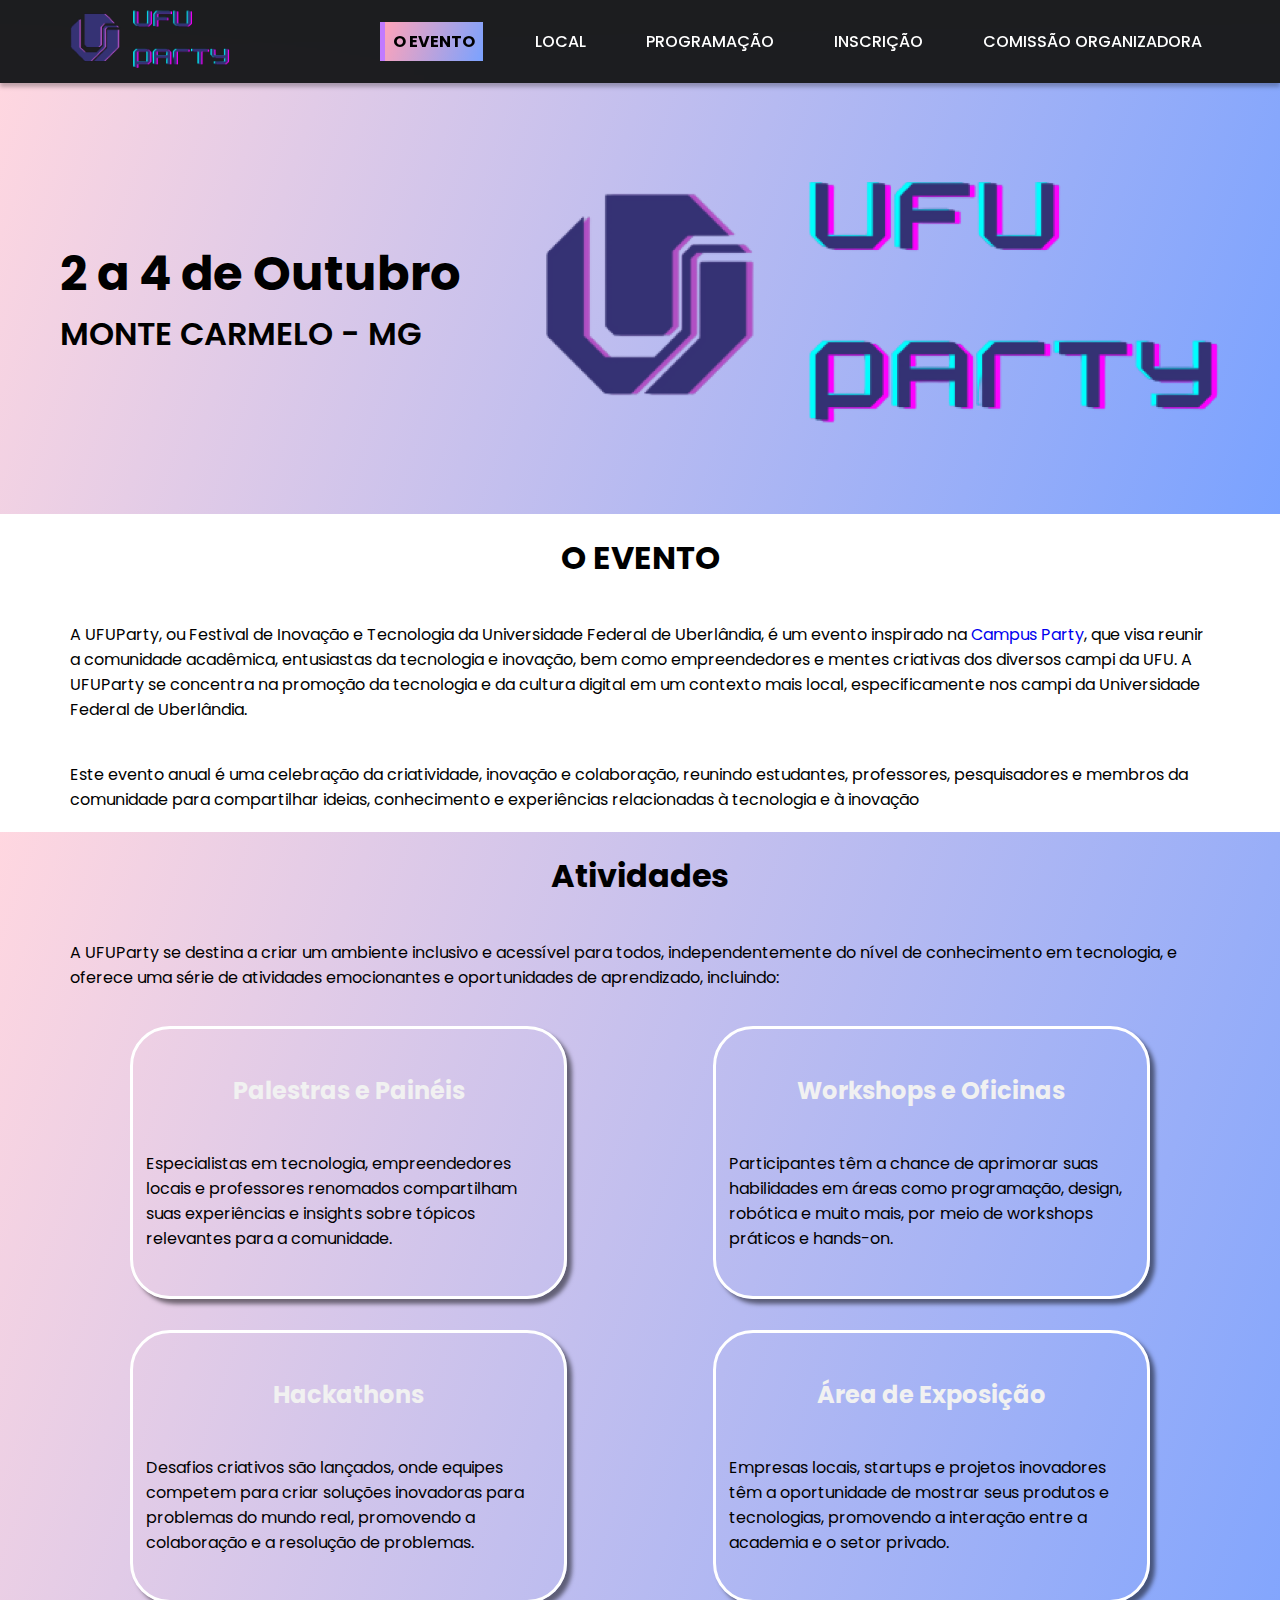
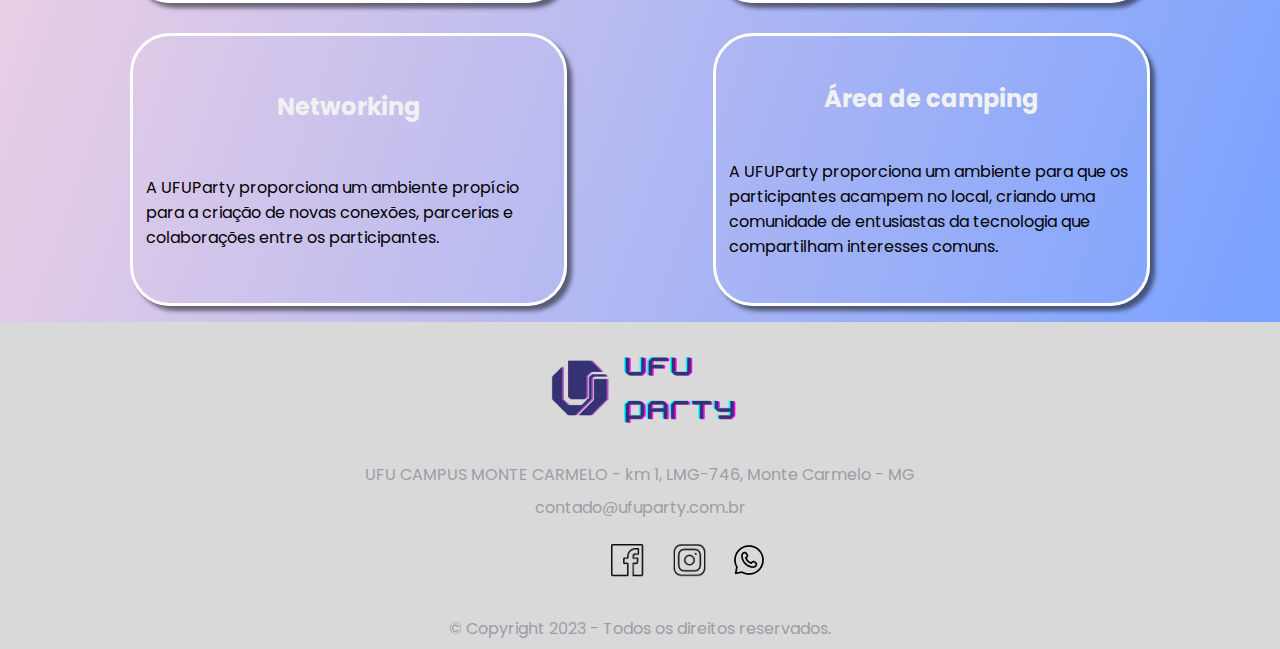
<file: index.html>
<!DOCTYPE html>
<html lang="en">
<head>
    <meta charset="UTF-8">
    <meta name="viewport" content="width=device-width, initial-scale=1.0">
    <title>UFUParty</title>
    <link rel="stylesheet" href="css/styleNav.css">
    <link rel="stylesheet" href="css/styleIndex.css">
    <link rel="stylesheet" href="css/styleFooter.css">
</head>
<body>
    <header class="header">
        <a href="index.html" class="logo"><img src="imagens/UFUPARTY-nav.png" alt="UFUPARTY.png"></a> 
        <nav class="navbar">
            <a href="#evento" id="current-page">O EVENTO</a>
            <a href="local.html">LOCAL</a>
            <a href="programacao.html">PROGRAMAÇÃO</a>
            <a href="inscricao.html">INSCRIÇÃO</a>
            <a href="comissao-organizadora.html">COMISSÃO ORGANIZADORA </a>
        </nav>
    </header>
    <main>
        <div class="header-space"></div>
        <!---->
        <div id="presentation">
            <div>
                <h1 id="h1-presentation">2 a 4 de Outubro</h1>
                <h2 id="h2-presentation">MONTE CARMELO - MG</h2>
            </div>
            <div>
                <img src="imagens/UFUPARTY-presentation.png" alt="UFUPARTY Imagem de apresentação">
            </div>
        </div>

        <div class="description">
            <h1 class="titulo" id="evento">O EVENTO</h1>
            <p class="texto2">A UFUParty, ou Festival de Inovação e Tecnologia da Universidade Federal de Uberlândia, é um evento inspirado na <a href="https://country.campus-party.org/brasil/" target="_blank" style="text-decoration: none;">Campus Party</a>, que visa reunir a comunidade acadêmica, entusiastas da tecnologia e inovação, bem como empreendedores e mentes criativas dos diversos campi da UFU. A UFUParty se concentra na promoção da tecnologia e da cultura digital em um contexto mais local, especificamente nos campi da Universidade Federal de Uberlândia.</p>
            <p class="texto2">Este evento anual é uma celebração da criatividade, inovação e colaboração, reunindo estudantes, professores, pesquisadores e membros da comunidade para compartilhar ideias, conhecimento e experiências relacionadas à tecnologia e à inovação</p>
        </div>

        <div class="fundo-gradiente">
            <div class="presentation2">
                <div class="description">
                    <h1 class="titulo">Atividades</h1>
                    <p class="texto2">A UFUParty se destina a criar um ambiente inclusivo e acessível para todos, independentemente do nível de conhecimento em tecnologia, e oferece uma série de atividades emocionantes e oportunidades de aprendizado, incluindo:</p>
                </div>
            </div>
            <div class="group-of-cards">
                <div class="card">
                    <h2>Palestras e Painéis</h2>
                    <p>Especialistas em tecnologia, empreendedores locais e professores renomados compartilham suas experiências e insights sobre tópicos relevantes para a comunidade.</p>
                </div>
                <div class="card">
                    <h2>Workshops e Oficinas</h2>
                    <p>Participantes têm a chance de aprimorar suas habilidades em áreas como programação, design, robótica e muito mais, por meio de workshops práticos e hands-on.</p>
                </div>
                <div class="card">
                    <h2>Hackathons</h2>
                    <p>Desafios criativos são lançados, onde equipes competem para criar soluções inovadoras para problemas do mundo real, promovendo a colaboração e a resolução de problemas.</p>
                </div>
                <div class="card">
                    <h2>Área de Exposição</h2>
                    <p>Empresas locais, startups e projetos inovadores têm a oportunidade de mostrar seus produtos e tecnologias, promovendo a interação entre a academia e o setor privado.</p>
                </div>
                <div class="card">
                    <h2>Networking</h2>
                    <p>A UFUParty proporciona um ambiente propício para a criação de novas conexões, parcerias e colaborações entre os participantes.</p>
                </div>
                <div class="card">
                    <h2>Área de camping</h2>
                    <p>A UFUParty proporciona um ambiente para que os participantes acampem no local, criando uma comunidade de entusiastas da tecnologia que compartilham interesses comuns.</p>
                </div>
            </div>
        </div>
    </main>
    <footer>
            <img src="imagens/UFUPARTY-footer.png" alt="UFUPARTY - Imagem pequena">
            <p>UFU CAMPUS MONTE CARMELO - <a href="https://www.google.com.br/maps/place/UFU+-+Unidade+Araras/@-18.7238275,-47.5240847,17z/data=!3m1!4b1!4m6!3m5!1s0x94a588cdb71f3513:0x49e70536bad58c20!8m2!3d-18.7238275!4d-47.5240847!16s%2Fg%2F11c766xxx6?entry=ttu" target="_blank">km 1, LMG-746, Monte Carmelo - MG</a></p>
            <a href="mailto:contato@technomonte.com.br" target="_blank"> contado@ufuparty.com.br</a>
            <div class="redes-sociai-logos">
                <a href="#"><img src="imagens/FacebookLogo.png" alt="FacebookLogo"></a>
                <a href="#"><img src="imagens/InstagramLogo.png" alt="InstagramLogo"></a>
                <a href="#"><img src="imagens/WhatsappLogo.png" alt="WhatsappLogo"></a>
            </div>
            <p>© Copyright 2023 - Todos os direitos reservados.</p>
    </footer>
</body>
</html>
</file>
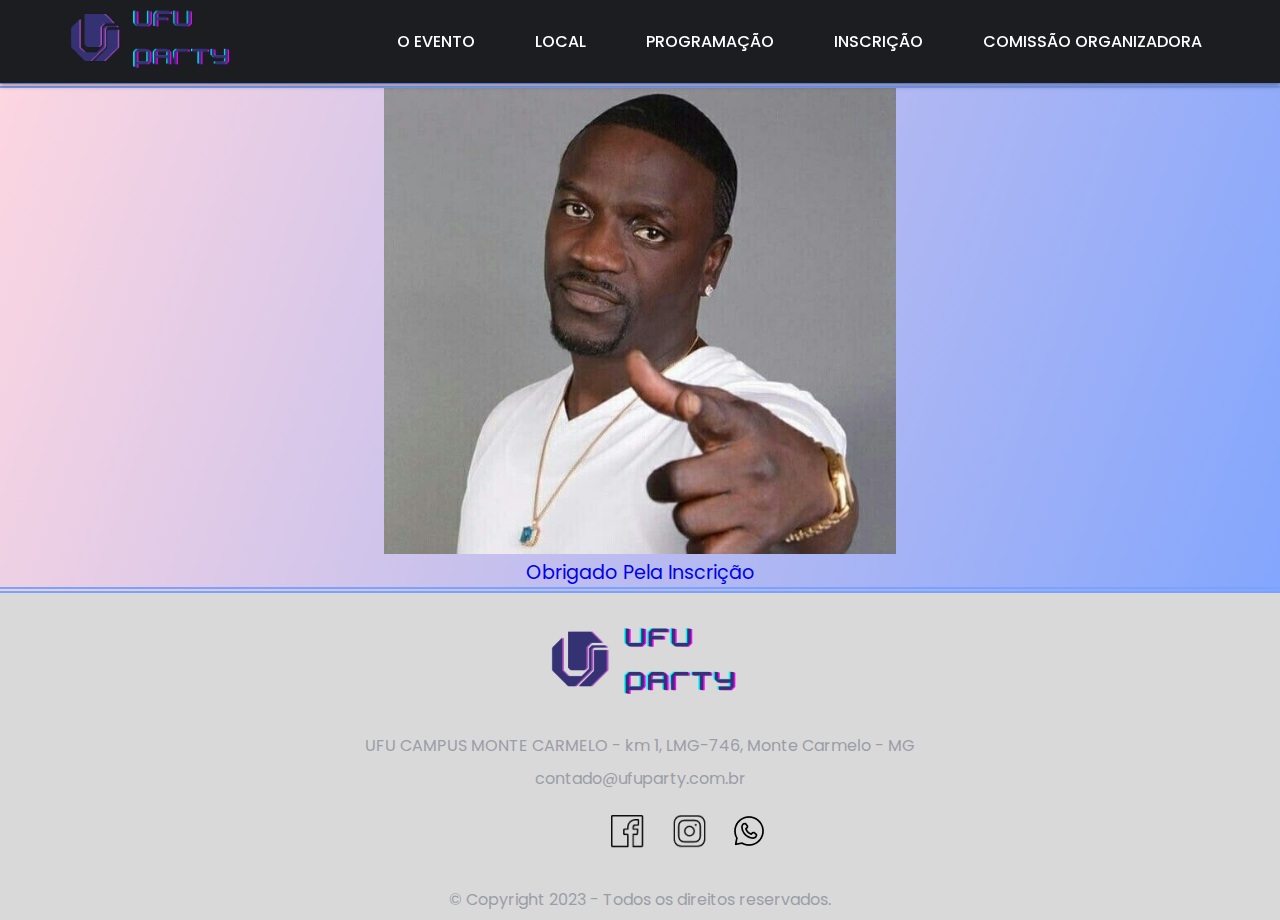
<file: agradecimento.html>
<!DOCTYPE html>
<html lang="en">
<head>
    <meta charset="UTF-8">
    <meta name="viewport" content="width=device-width, initial-scale=1.0">
    <title>Agradecimento</title>
    <link rel="stylesheet" href="css/styleNav.css">
    <link rel="stylesheet" href="css/styleAgradecimento.css">
    <link rel="stylesheet" href="css/styleFooter.css">
</head>
<body>
    <header class="header">
        <a href="index.html" class="logo"><img src="imagens/UFUPARTY-nav.png" alt="UFUPARTY.png"></a> 
        <nav class="navbar">
            <a href="index.html">O EVENTO</a>
            <a href="local.html">LOCAL</a>
            <a href="programacao.html">PROGRAMAÇÃO</a>
            <a href="inscricao.html">INSCRIÇÃO</a>
            <a href="comissao-organizadora.html">COMISSÃO ORGANIZADORA </a>
        </nav>
    </header>

    <main>
        <div class="header-space"></div>  
         <div id = "agradecido">
            <img src="imagens/agradecimento/OBRIGADO_PELA_INSCRICAO.jfif" alt="agradecimento" >
           <p> <a id="segredo" href="https://www.youtube.com/watch?v=xm3YgoEiEDc&ab_channel=10Hours"> Obrigado Pela Inscrição</a></p>
        </div> 
           
    </main>
    <footer>
            <img src="imagens/UFUPARTY-footer.png" alt="UFUPARTY - Imagem pequena">
            <p>UFU CAMPUS MONTE CARMELO - <a href="https://www.google.com.br/maps/place/UFU+-+Unidade+Araras/@-18.7238275,-47.5240847,17z/data=!3m1!4b1!4m6!3m5!1s0x94a588cdb71f3513:0x49e70536bad58c20!8m2!3d-18.7238275!4d-47.5240847!16s%2Fg%2F11c766xxx6?entry=ttu" target="_blank">km 1, LMG-746, Monte Carmelo - MG</a></p>
            <a href="mailto:contato@technomonte.com.br" target="_blank"> contado@ufuparty.com.br</a>
            <div class="redes-sociai-logos">
                <a href="#"><img src="imagens/FacebookLogo.png" alt="FacebookLogo"></a>
                <a href="#"><img src="imagens/InstagramLogo.png" alt="InstagramLogo"></a>
                <a href="#"><img src="imagens/WhatsappLogo.png" alt="WhatsappLogo"></a>
            </div>
            <p>© Copyright 2023 - Todos os direitos reservados.</p>
    </footer>

    
 
</body>
</html>
</file>
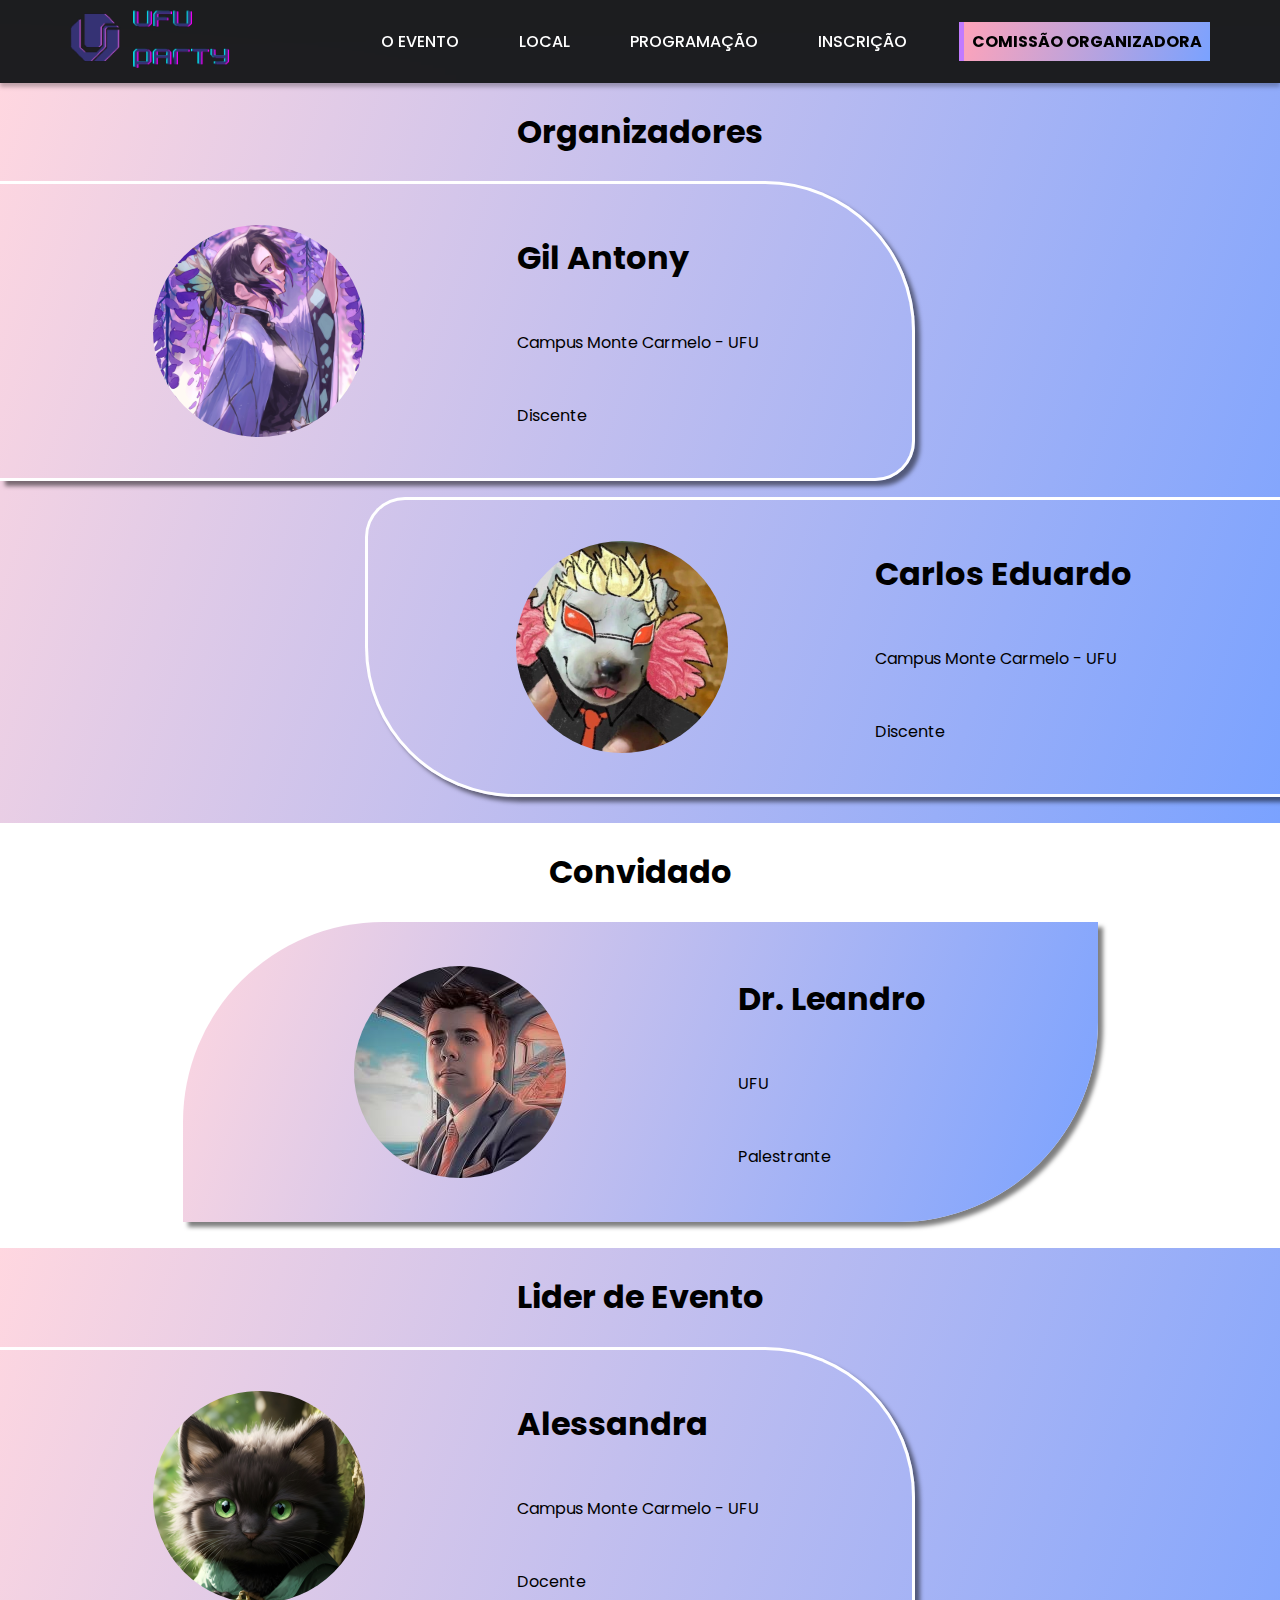
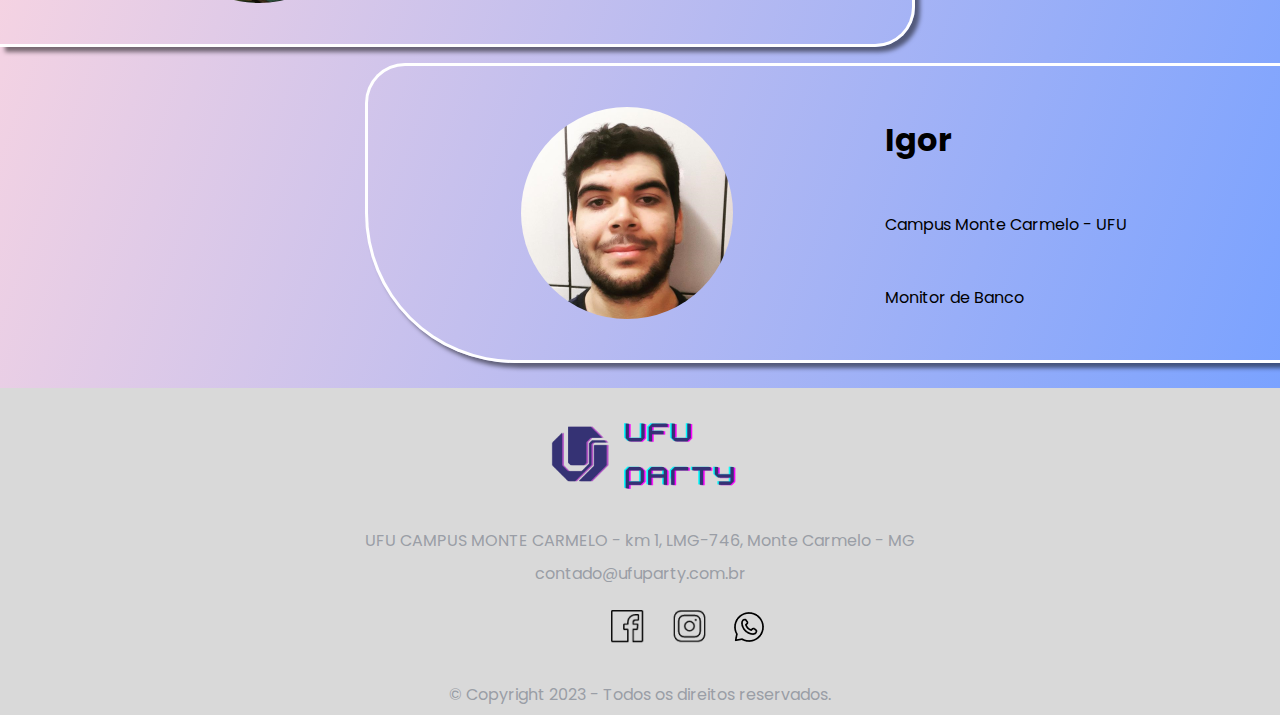
<file: comissao-organizadora.html>
<!DOCTYPE html>
<html lang="en">
<head>
    <meta charset="UTF-8">
    <meta name="viewport" content="width=device-width, initial-scale=1.0">
    <title>Comissão Organizadora</title>
    <link rel="stylesheet" href="css/styleNav.css">
    <link rel="stylesheet" href="css/styleComissaoOrganizadora.css">
    <link rel="stylesheet" href="css/styleFooter.css">
    <style>
    </style>
</head>
<body>
    <header class="header">
        <a href="index.html" class="logo"><img src="imagens/UFUPARTY-nav.png" alt="UFUPARTY.png"></a> 
        <nav class="navbar">
            <a href="index.html">O EVENTO</a>
            <a href="local.html">LOCAL</a>
            <a href="programacao.html">PROGRAMAÇÃO</a>
            <a href="inscricao.html">INSCRIÇÃO</a>
            <a href="comissao-organizadora.html" id="current-page">COMISSÃO ORGANIZADORA </a>
        </nav>
    </header>
    <main>
        <div class="header-space"></div>
        <div class="fundo-gradiente">
            <div>
                <h1 class="titulo">Organizadores</h1>
            </div>
            <div class="group-of-cards">
                <div class="card" id="card1">
                    <img src="imagens/comissao_organizadora/ShinobuKocho212.png" alt="GilAntony">
                    <div class="subcard">
                        <h2>Gil Antony</h2>
                        <p>Campus Monte Carmelo - UFU</p>
                        <p>Discente</p>
                    </div>
                </div>
                <div class="card" id="card2">
                    <img src="imagens/comissao_organizadora/CarlosEduardo212.png" alt="CarlosEduardo">
                    <div class="subcard">
                        <h2>Carlos Eduardo</h2>
                        <p>Campus Monte Carmelo - UFU</p>
                        <p>Discente</p>
                    </div>
                </div>
            </div>
            
        </div>
        <div class="fundo">
            <div>
                <h1 class="titulo">Convidado</h1>
            </div>
            <div class="group-of-cards">
                <div class="card" id="card-organizadores">
                    <img src="imagens/comissao_organizadora/Leandro212.jpg" alt="Leandro">
                    <div class="subcard">
                        <h2>Dr. Leandro</h2>
                        <p>UFU</p>
                        <p>Palestrante</p>
                    </div>
                </div>
                </div>
            </div>
        </div>
        <div class="fundo-gradiente">
            <div>
                <h1 class="titulo">Lider de Evento</h1>
            </div>
            <div class="group-of-cards">
                <div class="card" id="card1">
                    <img src="imagens/comissao_organizadora/cuteCat212.png" alt="Alessandra">
                    <div class="subcard">
                        <h2>Alessandra</h2>
                        <p>Campus Monte Carmelo - UFU</p>
                        <p>Docente</p>
                    </div>
                </div>
                <div class="card" id="card2">
                    <img src="imagens/comissao_organizadora/Igao212.png" alt="Igor">
                    <div class="subcard">
                        <h2>Igor</h2>
                        <p>Campus Monte Carmelo - UFU</p>
                        <p>Monitor de Banco</p>
                    </div>
                </div>
            </div>
            
        </div>
        
        

    </main>
    <footer>
            <img src="imagens/UFUPARTY-footer.png" alt="UFUPARTY - Imagem pequena">
            <p>UFU CAMPUS MONTE CARMELO - <a href="https://www.google.com.br/maps/place/UFU+-+Unidade+Araras/@-18.7238275,-47.5240847,17z/data=!3m1!4b1!4m6!3m5!1s0x94a588cdb71f3513:0x49e70536bad58c20!8m2!3d-18.7238275!4d-47.5240847!16s%2Fg%2F11c766xxx6?entry=ttu" target="_blank">km 1, LMG-746, Monte Carmelo - MG</a></p>
            <a href="mailto:contato@technomonte.com.br" target="_blank"> contado@ufuparty.com.br</a>
            <div class="redes-sociai-logos">
                <a href="#"><img src="imagens/FacebookLogo.png" alt="FacebookLogo"></a>
                <a href="#"><img src="imagens/InstagramLogo.png" alt="InstagramLogo"></a>
                <a href="#"><img src="imagens/WhatsappLogo.png" alt="WhatsappLogo"></a>
            </div>
            <p>© Copyright 2023 - Todos os direitos reservados.</p>
    </footer>
</body>
</html>
</file>
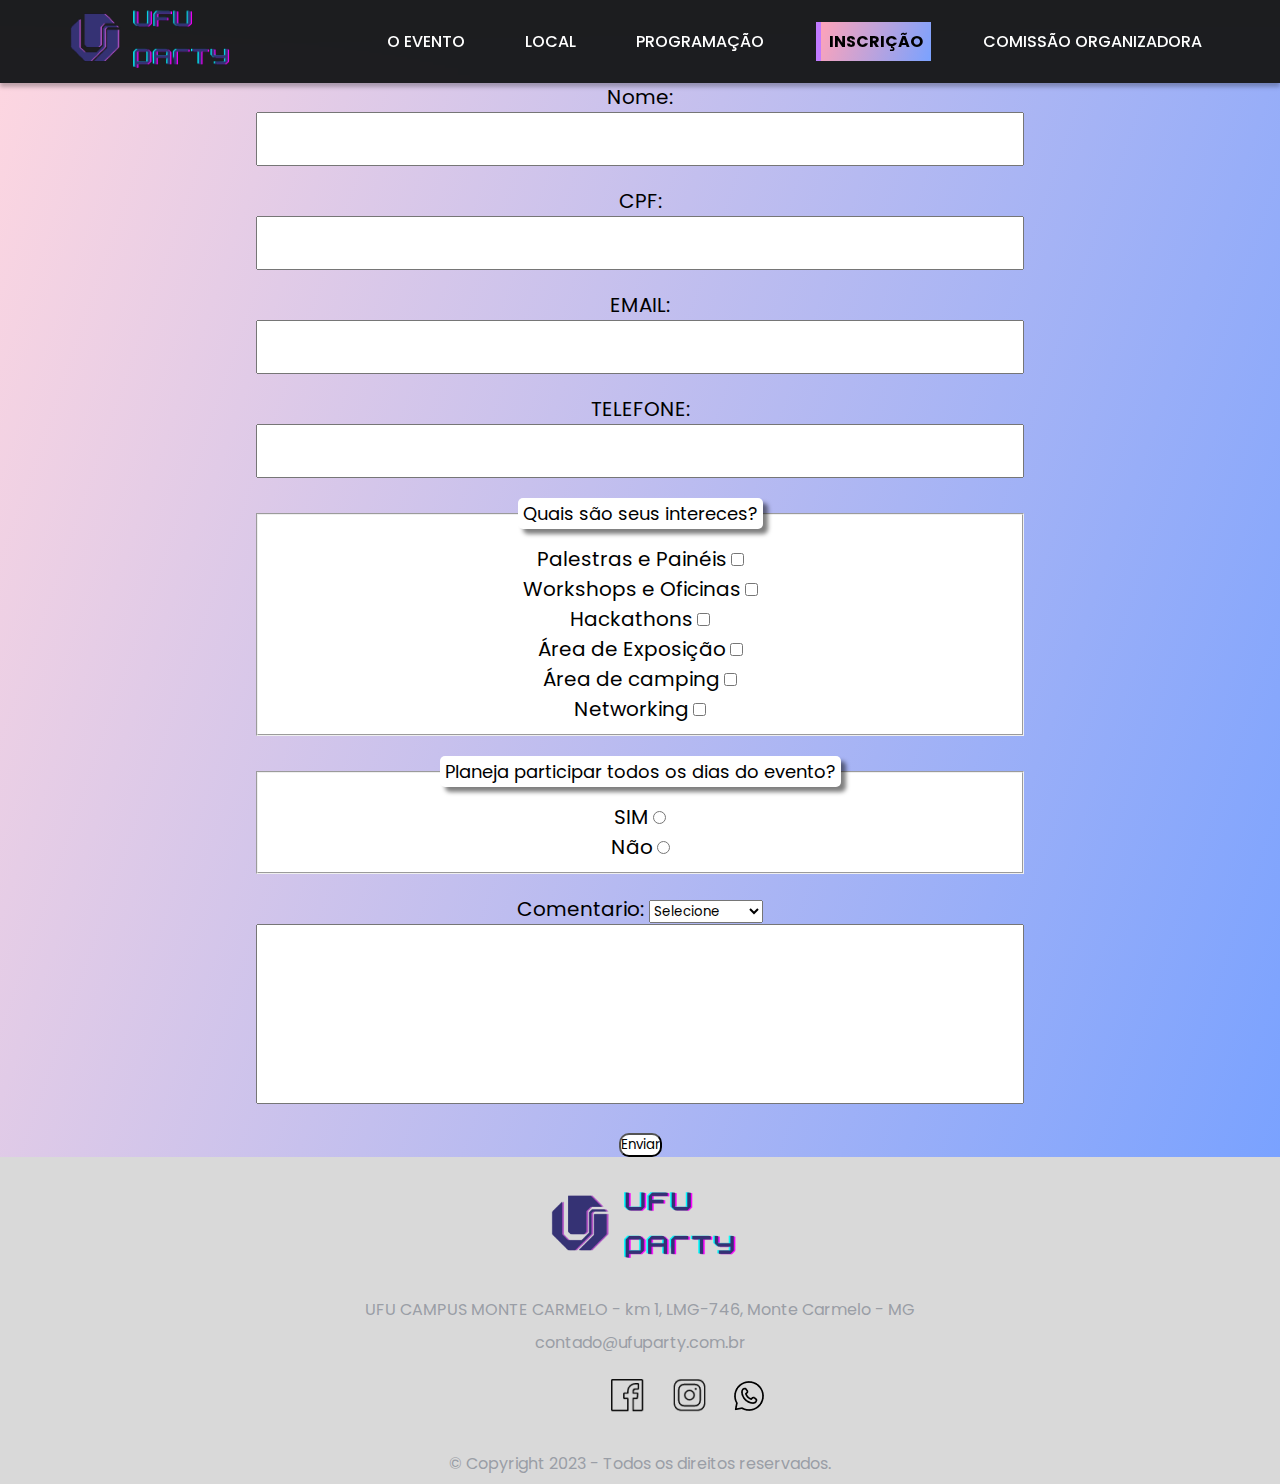
<file: inscricao.html>
<!DOCTYPE html>
<html lang="en">
<head>
    <meta charset="UTF-8">
    <meta name="viewport" content="width=device-width, initial-scale=1.0">
    <title>Inscrição</title>
    <link rel="stylesheet" href="css/styleNav.css">
    <link rel="stylesheet" href="css/styleInscricao.css">
    <link rel="stylesheet" href="css/styleFooter.css">
</head>
<body>

    <header class="header">
        <a href="index.html" class="logo"><img src="imagens/UFUPARTY-nav.png" alt="UFUPARTY.png"></a> 
        <nav class="navbar">
            <a href="index.html">O EVENTO</a>
            <a href="local.html">LOCAL</a>
            <a href="programacao.html">PROGRAMAÇÃO</a>
            <a href="inscricao.html" id="current-page">INSCRIÇÃO</a>
            <a href="comissao-organizadora.html">COMISSÃO ORGANIZADORA </a>
        </nav>
    </header>

    <main class="fundo-gradiente">
        <div class="header-space"></div>
        <form name="inscricao" action="agradecimento.html" method="get" autocomplete="on" >
            <div>
                <label for="nome">Nome:</label>
                <input type="text" id="nome" name="nome" required>
                <span></span>
            </div>
            <div>
                <label for="cpf">CPF:</label>
                <input type="text" id="cpf" name="cpf" required>
                <span></span>
            </div>
            <div>
                <label for="email">EMAIL:</label>
                <input type="email" id="email" name="email" required>
                <span></span>
            </div>
            <div>
                <label for="tel">TELEFONE:</label>
                <input type="tel" id="tel" name="tel">
                <span></span>
            </div>
    
            <fieldset id ="box">
                <legend>Quais são seus intereces?</legend>
                <div>
                    <label for="Palestras">Palestras e Painéis</label>
                    <input type="checkbox" id="Palestras" name="Atividade">
                </div>
                <div>
                    <label for="Workshops">Workshops e Oficinas</label>
                    <input type="checkbox" id="Workshops" name="Atividade">
                </div>
                <div>
                    <label for="Hackathons">Hackathons</label>
                    <input type="checkbox" id="Hackathons" name="Atividade">
                </div>
                <div>
                    <label for="Area-Exposicao">Área de Exposição</label>
                    <input type="checkbox" id="Area-Exposicao" name="Atividade">
                </div>
                <div>
                    <label for="camping">Área de camping</label>
                    <input type="checkbox" id="camping" name="Atividade">
                </div>
                <div>
                    <label for="Networking">Networking</label>
                    <input type="checkbox" id="Networking" name="Atividade">
                </div>

            </fieldset>
    
            <fieldset id = "radio">
                <legend>Planeja participar todos os dias do evento?</legend>
                <div>
                    <label for="sim">SIM</label>
                    <input type="radio" id="sim" name="opcao" value="sim">
                </div>
                <div>
                    <label for="nao">Não</label>
                    <input type="radio" id="nao" name="opcao" value="nao">
                </div>
            </fieldset>
    
            <p>
                <label>Comentario:
                    <select name="assunto" >
                        <option value="selecione">Selecione</option>
                        <option value="duvidas">Dúvidas</option>
                        <option value="reclamacoes">Reclamações</option>
                        <option value="sugestoes">Sugestões</option>
                    </select>
                </label>
            </p>
            <textarea name="CX" rows="10" cols="100" maxlength="500"></textarea>
            <div>
                <button type="submit">Enviar</button>
            </div>
        </form>
    </main>
    <footer>
            <img src="imagens/UFUPARTY-footer.png" alt="UFUPARTY - Imagem pequena">
            <p>UFU CAMPUS MONTE CARMELO - <a href="https://www.google.com.br/maps/place/UFU+-+Unidade+Araras/@-18.7238275,-47.5240847,17z/data=!3m1!4b1!4m6!3m5!1s0x94a588cdb71f3513:0x49e70536bad58c20!8m2!3d-18.7238275!4d-47.5240847!16s%2Fg%2F11c766xxx6?entry=ttu" target="_blank">km 1, LMG-746, Monte Carmelo - MG</a></p>
            <a href="mailto:contato@technomonte.com.br" target="_blank"> contado@ufuparty.com.br</a>
            <div class="redes-sociai-logos">
                <a href="#"><img src="imagens/FacebookLogo.png" alt="FacebookLogo"></a>
                <a href="#"><img src="imagens/InstagramLogo.png" alt="InstagramLogo"></a>
                <a href="#"><img src="imagens/WhatsappLogo.png" alt="WhatsappLogo"></a>
            </div>
            <p>© Copyright 2023 - Todos os direitos reservados.</p>
    </footer>

    


</body>
</html>
</file>
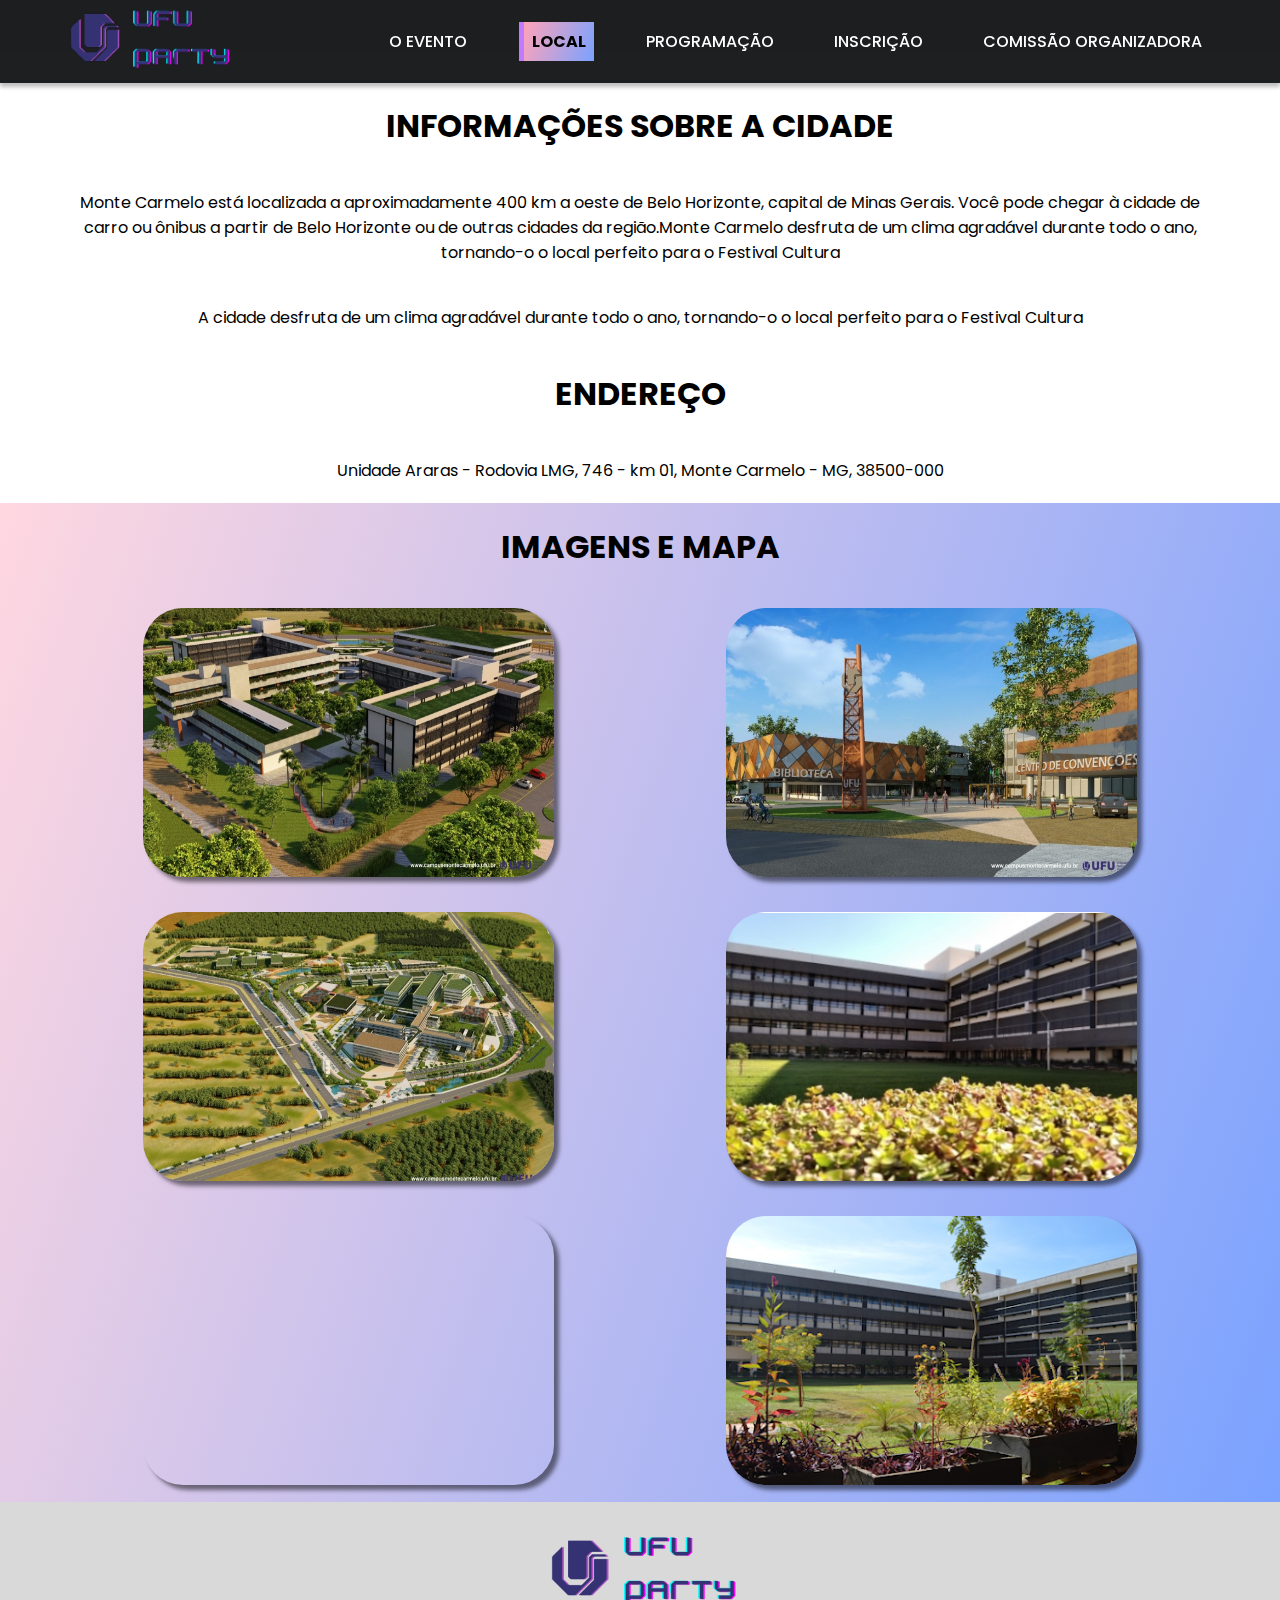
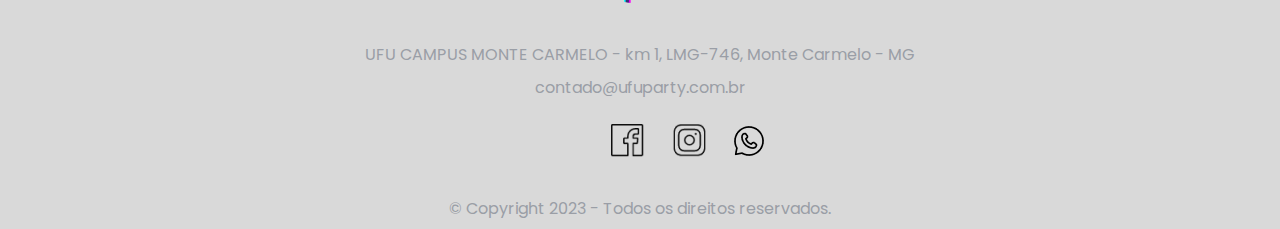
<file: local.html>
<!DOCTYPE html>
<html lang="en">
<head>
    <meta charset="UTF-8">
    <meta name="viewport" content="width=device-width, initial-scale=1.0">
    <title>Local</title>
    <link rel="stylesheet" href="css/styleNav.css">
    <link rel="stylesheet" href="css/styleLocal.css">
    <link rel="stylesheet" href="css/styleFooter.css">
</head>
<body>
    <header class="header">
        <a href="index.html" class="logo"><img src="imagens/UFUPARTY-nav.png" alt="UFUPARTY.png"></a> 
        <nav class="navbar">
            <a href="index.html">O EVENTO</a>
            <a href="local.html" id="current-page">LOCAL</a>
            <a href="programacao.html">PROGRAMAÇÃO</a>
            <a href="inscricao.html">INSCRIÇÃO</a>
            <a href="comissao-organizadora.html">COMISSÃO ORGANIZADORA </a>
        </nav>
    </header>

    <main>
        <div class="header-space"></div>

        <div class="description">
            <h1 class="titulo" id="imagens-e-mapa">INFORMAÇÕES SOBRE A CIDADE</h1>
            <p class="texto2">Monte Carmelo está localizada a aproximadamente 400 km a oeste de Belo Horizonte, capital de Minas Gerais. Você pode chegar à cidade de carro ou ônibus a partir de Belo Horizonte ou de outras cidades da região.Monte Carmelo desfruta de um clima agradável durante todo o ano, tornando-o o local perfeito para o Festival Cultura</p>
            <p class="texto2">A cidade desfruta de um clima agradável durante todo o ano, tornando-o o local perfeito para o Festival Cultura</p>
            <h1 class="titulo" id="imagens-e-mapa">ENDEREÇO</h1>
            <p class="texto2">Unidade Araras - Rodovia LMG, 746 - km 01, Monte Carmelo - MG, 38500-000</p>
        </div>


        <div class="fundo-gradiente">
            <div class="imagens-e-mapa">
                <h1 class="titulo">IMAGENS E MAPA</h1>
            </div>
            <div class="group-of-cards">
                <div class="card">
                    <img src="imagens/local/ProjetoCampusMonteCarmelo1.jpg" alt="ProjetoCampusMonteCarmelo1" >
                </div>
                <div class="card">
                    <img src="imagens/local/ProjetoCampusMonteCarmelo2.jpg" alt="ProjetoCampusMonteCarmelo2">
                </div>
                <div class="card">
                    <img src="imagens/local/ProjetoCampusMonteCarmelo3.jpg" alt="ProjetoCampusMonteCarmelo3">
                </div>
                <div class="card">
                    <img src="imagens/local/UFU-Imagem4.png" alt="Imagem4">
                </div>
                <div class="card">
                    <iframe src="https://www.google.com/maps/embed?pb=!1m18!1m12!1m3!1d15114.664866286375!2d-47.53018483362782!3d-18.723756030489177!2m3!1f0!2f0!3f0!3m2!1i1024!2i768!4f13.1!3m3!1m2!1s0x94a588cc35c1f9bd%3A0x779ae6ef6f87ee61!2sUniversidade%20Federal%20de%20Uberl%C3%A2ndia%20-%20Campus%20Araras!5e0!3m2!1spt-BR!2sbr!4v1696135383664!5m2!1spt-BR!2sbr" width="600" height="450" style="border:0;" allowfullscreen="" loading="lazy" referrerpolicy="no-referrer-when-downgrade" id="mapa"></iframe>
                </div>
                <div class="card">
                    <img src="imagens/local/UFU-Imagem5.png" alt="Imagem5">
                </div>
            </div>
        </div>
        
    
        
    </main>
    <footer>
            <img src="imagens/UFUPARTY-footer.png" alt="UFUPARTY - Imagem pequena">
            <p>UFU CAMPUS MONTE CARMELO - <a href="https://www.google.com.br/maps/place/UFU+-+Unidade+Araras/@-18.7238275,-47.5240847,17z/data=!3m1!4b1!4m6!3m5!1s0x94a588cdb71f3513:0x49e70536bad58c20!8m2!3d-18.7238275!4d-47.5240847!16s%2Fg%2F11c766xxx6?entry=ttu" target="_blank">km 1, LMG-746, Monte Carmelo - MG</a></p>
            <a href="mailto:contato@technomonte.com.br" target="_blank"> contado@ufuparty.com.br</a>
            <div class="redes-sociai-logos">
                <a href="#"><img src="imagens/FacebookLogo.png" alt="FacebookLogo"></a>
                <a href="#"><img src="imagens/InstagramLogo.png" alt="InstagramLogo"></a>
                <a href="#"><img src="imagens/WhatsappLogo.png" alt="WhatsappLogo"></a>
            </div>
            <p>© Copyright 2023 - Todos os direitos reservados.</p>
    </footer>

    
</body>
</html>
</file>
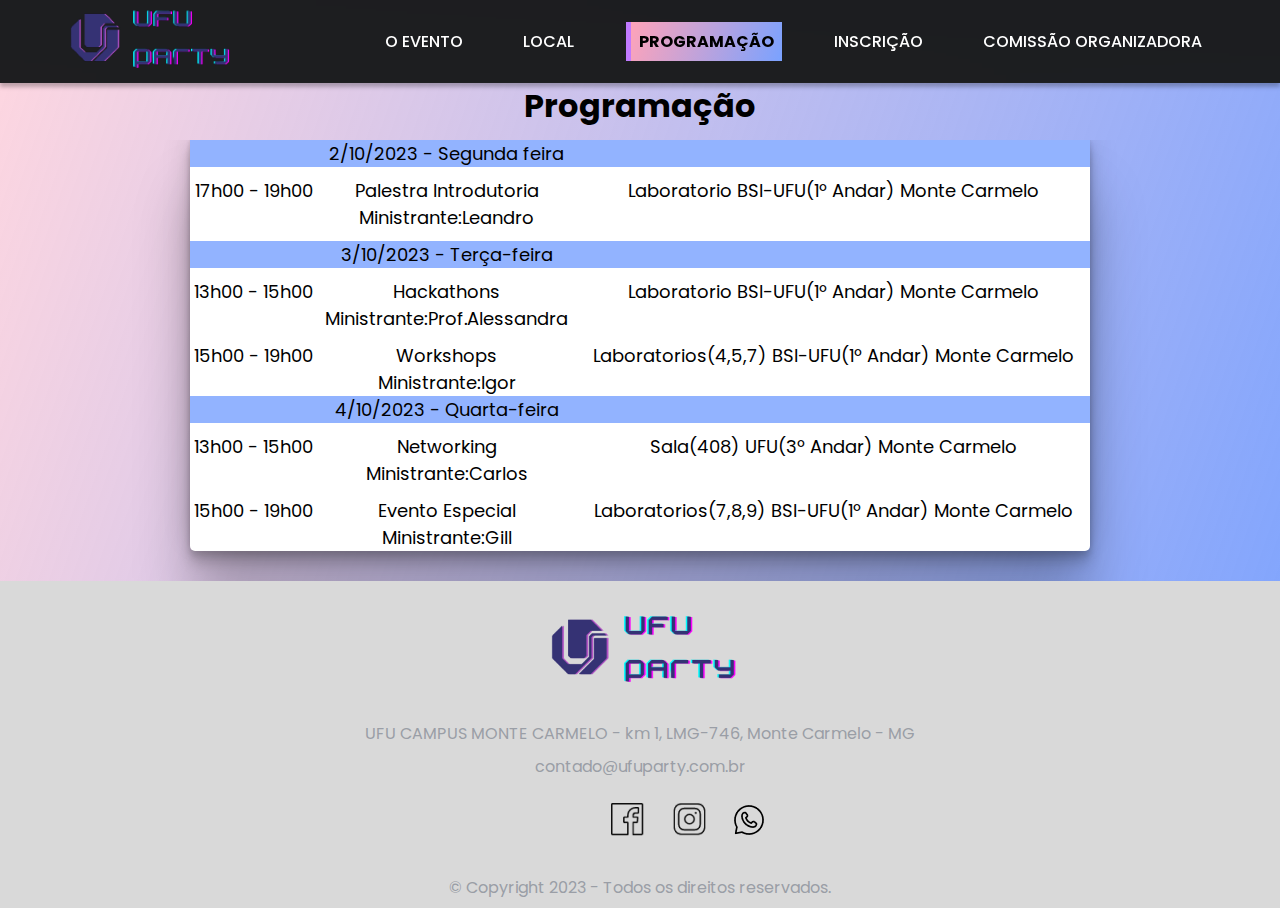
<file: programacao.html>
<!DOCTYPE html>
<html lang="en">
<head>
    <meta charset="UTF-8">
    <meta name="viewport" content="width=device-width, initial-scale=1.0">
    <title>Programação</title>
    <link rel="stylesheet" href="css/styleNav.css">
    <link rel="stylesheet" href="css/styleProgramacao.css">
    <link rel="stylesheet" href="css/styleFooter.css">
</head>
<body>
    <header class="header">
        <a href="index.html" class="logo"><img src="imagens/UFUPARTY-nav.png" alt="UFUPARTY.png"></a> 
        <nav class="navbar">
            <a href="index.html">O EVENTO</a>
            <a href="local.html">LOCAL</a>
            <a href="programacao.html" id="current-page">PROGRAMAÇÃO</a>
            <a href="inscricao.html">INSCRIÇÃO</a>
            <a href="comissao-organizadora.html">COMISSÃO ORGANIZADORA </a>
        </nav>
    </header>
    <main>
        <div class="header-space"></div>
        <h1>Programação</h1>
    <div id="tabela">
        <table>
            <tr class="semana">
                <td></td>
                <td>
                    2/10/2023 - Segunda feira
                </td>
                <td></td>   
            </tr>
            <tr>
                <td>
                    17h00 - 19h00
                </td>
                <td>
                    Palestra Introdutoria
                </td>
                <td>
                    Laboratorio BSI-UFU(1º Andar) Monte Carmelo
                </td>
            </tr>
            <tr>
                <td></td>
                <td>
                    Ministrante:Leandro
                </td>
                <td></td>
            </tr>

            <tr class="semana">
                <td></td>
                <td>
                    3/10/2023 - Terça-feira
                </td>
                <td></td>
            </tr>
            <tr>
                <td>
                    13h00 - 15h00
                </td>
                <td>
                    Hackathons
                </td>
                <td>
                    Laboratorio BSI-UFU(1º Andar) Monte Carmelo
                </td>
            </tr>
            <tr>
                <td></td>
                <td>
                    Ministrante:Prof.Alessandra
                </td>
                <td></td>
            </tr>
            <tr></tr>
            <tr class="separar">
                <td >
                    15h00 - 19h00
                </td>
                <td>
                    Workshops
                </td>
                <td>
                    Laboratorios(4,5,7) BSI-UFU(1º Andar) Monte Carmelo
                </td>
            </tr>
            <tr>
                <td></td>
                <td>
                    Ministrante:Igor
                </td>
                <td></td>
            </tr>
            <tr class="semana">
                <td></td>
                <td>
                    4/10/2023 - Quarta-feira
                </td>
                <td></td>
            </tr>
            <tr>
                <td>
                    13h00 - 15h00
                </td>
                <td>
                    Networking
                </td>
                <td>
                    Sala(408) UFU(3º Andar) Monte Carmelo
                </td>
            </tr>
            <tr>
                <td></td>
                <td>
                    Ministrante:Carlos
                </td>
                <td></td>
            </tr>
            <tr>
                <td>
                    15h00 - 19h00
                </td>
                <td>
                    Evento Especial
                </td>
                <td>
                    Laboratorios(7,8,9) BSI-UFU(1º Andar) Monte Carmelo
                </td>
                
            </tr>
            <tr>
                <td></td>
                <td>
                    Ministrante:Gill
                </td>
                <td></td>
            </tr>
        </table>
    </div>
    </main>
    <footer>
            <img src="imagens/UFUPARTY-footer.png" alt="UFUPARTY - Imagem pequena">
            <p>UFU CAMPUS MONTE CARMELO - <a href="https://www.google.com.br/maps/place/UFU+-+Unidade+Araras/@-18.7238275,-47.5240847,17z/data=!3m1!4b1!4m6!3m5!1s0x94a588cdb71f3513:0x49e70536bad58c20!8m2!3d-18.7238275!4d-47.5240847!16s%2Fg%2F11c766xxx6?entry=ttu" target="_blank">km 1, LMG-746, Monte Carmelo - MG</a></p>
            <a href="mailto:contato@technomonte.com.br" target="_blank"> contado@ufuparty.com.br</a>
            <div class="redes-sociai-logos">
                <a href="#"><img src="imagens/FacebookLogo.png" alt="FacebookLogo"></a>
                <a href="#"><img src="imagens/InstagramLogo.png" alt="InstagramLogo"></a>
                <a href="#"><img src="imagens/WhatsappLogo.png" alt="WhatsappLogo"></a>
            </div>
            <p>© Copyright 2023 - Todos os direitos reservados.</p>
    </footer>
</body>
</html>
</file>
<file: css/styleNav.css>
@import url(https://fonts.googleapis.com/css2?family=Poppins:wght@100;200;300;400;500;600;700;800;900&display=swap);

*{
    margin: 0;
    padding: 0;
    box-sizing: border-box;
    font-family: "Poppins", sans-serif;
}

.header{
    width: 100%;
    /* height: 11%; */
    /* background: #1C1C1C; */
    /**/
    /* background: rgba(0, 0, 0, 0.1); */
    background: rgba(22, 31, 52, 0.1);
    /**/
    /* background: rgba(0, 0, 0, 0.5); */
    /* background: rgba(37, 52, 87, 0.1); */
    
    backdrop-filter: blur(60px);
    
    box-shadow: 0px 4px 4px 0px rgba(0, 0, 0, 0.25);
    padding: 8px 5.5%;
    position: fixed;
    display: flex;
    justify-content: space-between;
    align-items: center;
}

.navbar a{
    font-size: 16px;
    font-weight: 500;
    color: #FFF;
    text-decoration: none;
    padding: 0.5em;
    margin-left: 40px;
    /* background: rgba(0, 0, 0, 0.5); */
    transition: .5s;
    
}

.navbar a:hover{
    background: linear-gradient(109deg, #FFA3B9 0%, #7AA2FF 100%);
    color: black;
    font-weight: bold;
    border-left: 5px solid #c17aff ;
}


#current-page{
    background: linear-gradient(109deg, #FFA3B9 0%, #7AA2FF 100%);
    color: black;
    font-weight: bold;
    border-left: 5px solid #c17aff ;
}
.header-space {
    height: 82px; 
    /* background: linear-gradient(109deg, #FFA3B9 0%, #7AA2FF 100%); */
    background-color: #1C1C1C;
}

@media (max-width: 1180px){
    .header{
        padding: 8px 3.5%;
    }
    
    
    .navbar a{
        margin-left: 20px;
    }
}

@media (max-width: 1023px){
    .header{
        padding: 8px 1.5%;
        flex-direction: column;
        gap: 10px 0px;
    }
    
    
    .navbar a{
        font-size: 16px;
        font-weight: 500;
        margin-left: 0px;
    }
    .header-space {
        height: 117px; 
    }
}

@media (max-width: 785px){
    .header{
        background: #1C1C1C;
        position: static;
        padding: 8px 0.5%;
        justify-content: space-evenly;
        flex-direction: column;
        text-align: center;
        gap: none;
        
    }   
    
    .navbar a{
        font-size: 16px;
        padding: 8px;
        font-weight: 500;
        display: flex;
        justify-content: space-between;
        flex-direction: column;
        background: linear-gradient(109deg, #1C1C1C 0%, #1C1C1C 100%);
    }

    #current-page{
        border-left: none ;
    }

    .navbar a:hover{
        border-left: none;
    }
    .header-space {
        height: 0px; 
    }
}

@media screen and (orientation: portrait), screen and (max-height: 480px) {
    .header{
        position: static;
        background: #1C1C1C;
    }
    .header-space {
        height: 0px; 
    }
    .navbar a{
        background: linear-gradient(109deg, #1C1C1C 0%, #1C1C1C 100%);
    }
}
</file>
<file: css/styleIndex.css>
#presentation{
    width: 100%;
    height: 100%;
    background: linear-gradient(109deg, rgba(255, 163, 184, 0.434) 0%, #7AA2FF 100%);
    display: flex;
    justify-content: space-evenly;
    align-items: center;
    
}

#h1-presentation{
    font-size: 48px;
    padding: auto 1%;
}
#h2-presentation{
    font-size: 32px;
    font-weight: 550;
}

/*--------------------------------------------------------------------------------------------------------*/

.description{
    display: flex;
    justify-content: space-evenly;
    align-items: center;
    flex-direction: row;
    display: block;
    
}

.titulo{
    display: block;
    padding: 20px 5.5%;
    text-align: center;
}

.texto2{
    display: block;
    padding: 20px 5.5%;
}


/*--------------------------------------------------------------------------------------------------------*/


.fundo-gradiente{
    width: 100%;
    height: 100%;
    background: linear-gradient(109deg, rgba(255, 163, 184, 0.434) 0%, #7AA2FF 100%);
}
.presentation2{
    display: flex;
    justify-content: space-evenly;
    align-items: center;
}

.group-of-cards{
    display: flex;
    justify-content: space-evenly;
    align-items: center;
    flex-direction: row;
    flex-wrap: wrap;
}

.card{
    width: 437px;
    height: 273px;
    border-radius: 40px;
    border: 3.5px solid #ffffff;
    box-shadow: 5px 5px 4px rgba(0, 0, 0, 0.5);

    margin: 1.2%;
    padding: 2px 1.0%;

    display: flex;
    justify-content: space-evenly;
    flex-direction: column;
    align-items: center;

    
}

.card h2{
    color: #F1F1F1;
}

/*--------------------------------------------------------------------------------------------------------*/

@media (max-width: 1420px){
    #presentation img {
        width: 700px; 
        height: auto; 
    }
}

@media (max-width: 1145px){
    #presentation img {
        width: 500px; 
        height: auto; 
    }
}

@media (max-width: 862px){
    #presentation img {
        width: 400px; 
        height: auto; 
    }

    #h1-presentation{
        font-size: 40px;
    }
    #h2-presentation{
        font-size: 24px;
    }
}


@media (max-width: 785px){
    #presentation img {
        width: 400px; 
        height: auto; 
    }

    #h1-presentation{
        font-size: 40px;
    }
    #h2-presentation{
        font-size: 24px;
        font-weight: 500;
    }
}

@media (max-width: 675px){
    #presentation img {
        width: 300px; 
        height: auto; 
    }

    #h1-presentation{
        font-size: 32px;
    }
    #h2-presentation{
        font-size: 24px;
        font-weight: 500;
    }
}
@media (max-width: 675px){
    #presentation img {
        width: 200px; 
        height: auto; 
    }

    #h1-presentation{
        font-weight: 550;
    }
    #h2-presentation{
        font-weight: 500;
    }

    #presentation{
        display: flex;
        justify-content: space-evenly;
        flex-direction: row;
        flex-wrap: wrap;
        
    }
}
</file>
<file: css/styleFooter.css>
/*--------------------------------------------------------------------------------------------------------*/

footer{
    background-color: #D9D9D9;
    display: flex;
    justify-content: space-evenly;
    flex-direction: column;
    align-items: center;
    
}
footer *{
    padding: 8px 15%; 
    color: #9A9EA6;
}
footer a{
    padding: 0; 
    color: #9A9EA6;
    text-decoration: none;
}
footer a:hover{
    color: #337ab7;
    text-decoration: underline;
}

.redes-sociai-logos{
    display: flex;
    justify-content: space-evenly;
    flex-direction: row;
    align-items: center;

}

.redes-sociai-logos a{
    padding: 8px 15%;
}
</file>
<file: css/styleAgradecimento.css>
body{
    text-align: center;
    background:linear-gradient(109deg, #ffa3b86f 0%, #7AA2FF 100%);
}

#agradecido{
    font-family: 'Gill Sans', 'Gill Sans MT', Calibri, 'Trebuchet MS', sans-serif;
    color:red;
    border-color: #7AA2FF #ffa3b86f;
    border-style: double none;
    border-width: 6px;
}

#agradecido img{
    width: 40%;
    height: 40%;
}

#segredo:visited{
    color:red;
}
#segredo{
    border-radius: 80px;
    font-size: 120%;
    text-decoration: none;
}
</file>
<file: css/styleComissaoOrganizadora.css>
.fundo-gradiente{
    width: 100%;
    height: 100%;
    background: linear-gradient(109deg, rgba(255, 163, 184, 0.434) 0%, #7AA2FF 100%);
    padding: 2% 0%;
}
.titulo{
    display: block;
    padding: 0% 5.5% 2% 5.5%;
    text-align: center;
}
.group-of-cards{
    display: flex;
    justify-content: space-evenly;
    align-items: center;
    flex-direction: column;
    gap: 1rem 0rem;
}

.card{
    width: 915px;
    height: 300px;
    border: 3.5px solid #ffffff;
    box-shadow: 5px 5px 4px rgba(0, 0, 0, 0.5);

    display: flex;
    justify-content: space-evenly;
    flex-direction: row;
    align-items: center;
}
#card1{
    border-radius: 0px 150px 40px 0px;
    align-self: flex-start;
    border-left: none;
}
#card2{
    align-self: flex-end;
    border-radius: 40px 0px 0px 150px;
    border-right: none;
}


.card img{
    border-radius: 100%;
}
.card h2{
    color: #000000;
    font-size: 32px;
}
.card p{
    font-size: 16px;
}

.subcard{
    display: flex;
    justify-content: space-between;
    flex-direction: column;
    gap: 3rem 0rem;
}



.fundo{
    width: 100%;
    height: 100%;
    padding: 2% 0%;
}
#card-organizadores{
    border-radius: 200px 0px;
    border: none;
    background: linear-gradient(109deg, rgba(255, 163, 184, 0.434) 0%, #7AA2FF 100%);
   
    display: flex;
    justify-content: space-evenly;
    flex-direction: row;
    align-items: center;
}
/*--------------------------------------------------------------------------------------------------------*/

@media (max-width: 935px){
    .card{
        width: 610px;
        height: 200px;
    }
    .card img{
        width: 141px;
        height: 141px;
    }
    .card h2{
        font-size: 24px;
    }
    .card p{
        font-size: 16px;
    }
    
}
@media (max-width: 630px){
    .titulo{
        font-size: 28px;
    }
    .card{
        width: 457.5px;
        height: 150px;
    }
    .card img{
        width: 106px;
        height: 106px;
    }
    .card h2{
        font-size: 20px;
    }
    .card p{
        font-size: 16px;
    }
    .subcard{
        display: flex;
        justify-content: space-between;
        flex-direction: column;
        gap: 0.5rem 0rem;
    } 
}
@media (max-width: 480px){
    .titulo{
        font-size: 24px;
    }
    .card{
        width: 305px;
        height: 100px;
    }
    .card img{
        width: 70px;
        height: 70px;
    }
    .card h2{
        font-size: 16px;
    }
    .card p{
        font-size: 12px;
    }
    .subcard{
        display: flex;
        justify-content: space-between;
        flex-direction: column;
        gap: 0.5rem 0rem;
    } 
}
/* 
@media (max-width: 1145px){
    #presentation img {
        width: 500px; 
        height: auto; 
    }
}

@media (max-width: 862px){
    #presentation img {
        width: 400px; 
        height: auto; 
    }

    #h1-presentation{
        font-size: 40px;
    }
    #h2-presentation{
        font-size: 24px;
    }
}


@media (max-width: 785px){
    #presentation img {
        width: 400px; 
        height: auto; 
    }

    #h1-presentation{
        font-size: 40px;
    }
    #h2-presentation{
        font-size: 24px;
        font-weight: 500;
    }
}

@media (max-width: 675px){
    #presentation img {
        width: 300px; 
        height: auto; 
    }

    #h1-presentation{
        font-size: 32px;
    }
    #h2-presentation{
        font-size: 24px;
        font-weight: 500;
    }
}
@media (max-width: 675px){
    #presentation img {
        width: 200px; 
        height: auto; 
    }

    #h1-presentation{
        font-weight: 550;
    }
    #h2-presentation{
        font-weight: 500;
    }

    #presentation{
        display: flex;
        justify-content: space-evenly;
        flex-direction: row;
        flex-wrap: wrap;
        
    }
} */
</file>
<file: css/styleInscricao.css>
main {
    text-align: center;
    width: 100%;
    margin: 0px 0;
}

form {
    display: inline-block;
    width: 60%;
}

form label {
    font-size: 20px;
}
form legend {
    font-size: 18px;
    background: white;
    border-radius: 5px;
    box-shadow: 5px 5px 4px rgba(0, 0, 0, 0.5);
    padding: 2px 5px;
    margin: 0 0 5px;
}

form > div > input{
    margin: 0 0 20px;
    padding: 15px 30px;
    width: 100%;
}

button{
    background-color: white;
    border-radius: 10px;
}

#box,#radio  {
    margin: 0 0 20px;
    padding: 10px 30px;
    width: 100%;
}

textarea{
    margin: 0 0 20px;
    padding: 15px 30px;
    width: 100%;
    height: 180px;
    resize:none;
}

.fundo-gradiente{
    width: 100%;
    height: 100%;
    background: linear-gradient(109deg, rgba(255, 163, 184, 0.434) 0%, #7AA2FF 100%);
}

fieldset{
    background: white;
}
</file>
<file: css/styleLocal.css>
*{
    margin: 0;
    padding: 0;
    box-sizing: border-box;
    font-family: "Poppins", sans-serif;
}

.description{
    display: flex;
    justify-content: space-evenly;
    align-items: center;
    flex-direction: row;
    display: block;
    
}

.titulo{
    display: block;
    padding: 20px 5.5%;
    text-align: center;
}

.texto2{
    display: block;
    padding: 20px 5.5%;
}

/*---------------------------------------------------------------------------------------------*/

.fundo-gradiente{
    width: 100%;
    height: 100%;
    background: linear-gradient(109deg, rgba(255, 163, 184, 0.434) 0%, #7AA2FF 100%);
}

.group-of-cards{
    display: flex;
    justify-content: space-evenly;
    align-items: center;
    flex-direction: row;
    flex-wrap: wrap;
}

.card{
    width: 437px;
    height: 273px;
    border-radius: 40px;
    

    margin: 1.2%;
    padding: 2px 1.0%;

    display: flex;
    justify-content: space-evenly;
    flex-direction: column;
    align-items: center;
    
}

.card img, #mapa{
    width: 100%;
    height: 100%;
    border-radius: 40px;
    box-shadow: 5px 5px 4px rgba(0, 0, 0, 0.5);
}

.description h1 ~ p{
    text-align: center;
}
</file>
<file: css/styleProgramacao.css>
h1{
    text-align: center;
    margin-bottom: 10px;
}

#tabela{
    overflow-x: auto;
}

table{
    box-shadow: rgba(0, 0, 0, 0.25) 0px 54px 55px, rgba(0, 0, 0, 0.12) 0px -12px 30px, rgba(0, 0, 0, 0.12) 0px 4px 6px, rgba(0, 0, 0, 0.17) 0px 12px 13px, rgba(0, 0, 0, 0.09) 0px -3px 5px;
    font-size: 18px;
    background: rgb(255, 255, 255);
    margin: auto;
    border-collapse: collapse;
    margin-bottom: 30px;
    border-radius: 5px;
    text-align: center;
    width: 900px;
    padding:5px;
}
.semana > td{
    background:  #92b3ff;
}

.semana + tr > td{
    padding-top:10px;
}
.semana + tr + tr > td{
    padding-bottom:10px;
}

html{
    width: 100%;
    height: 100%;
    background: linear-gradient(109deg, rgba(255, 163, 184, 0.434) 0%, #7AA2FF 100%);
}
</file>
